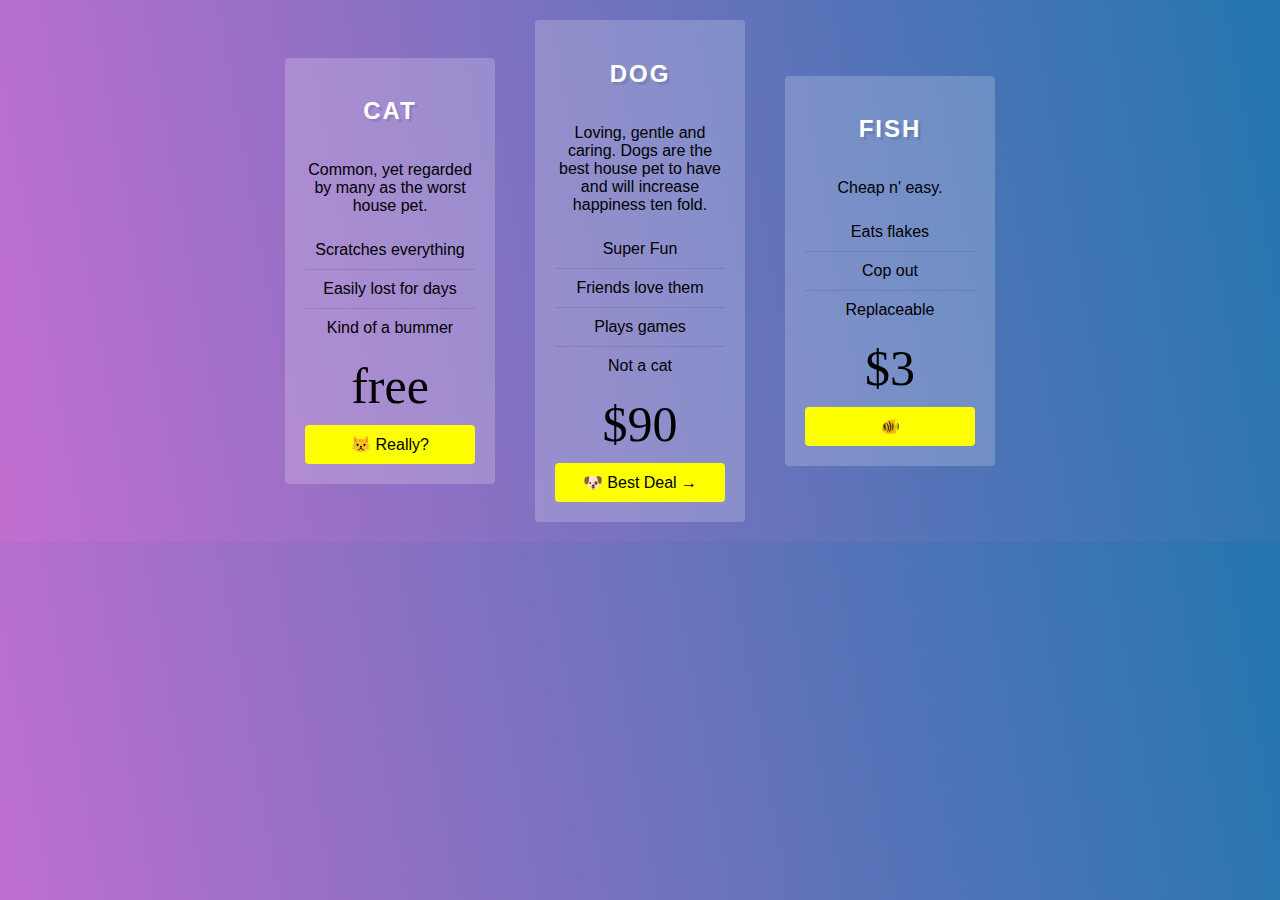
<file: 17-pricing-grid/index.html>
<!DOCTYPE html>
<html lang="en">
<head>
  <meta charset="UTF-8">
  <title>Pricing Grid</title>
  <link rel="stylesheet" href="https://maxcdn.bootstrapcdn.com/font-awesome/4.3.0/css/font-awesome.min.css">
  <link rel="stylesheet" href="style.css">
</head>
<body>

  <!-- Flex Container! -->
  <div class="pricing-grid">

    <div class="plan plan1">
      
      <h2>Cat</h2>
      <p>Common, yet regarded by many as the worst house pet.</p>
      <ul class="features">
        <li>Scratches everything</li>
        <li>Easily lost for days</li>
        <li>Kind of a bummer</li>
      </ul>

      <p class="price">free</p>

      <a href="#" class="cta">😾 Really?</a>
    </div>

    <div class="plan plan2">
      
      <h2>Dog</h2>
      <p>Loving, gentle and caring. Dogs are the best house pet to have and will increase happiness ten fold. </p>
      <ul class="features">
        <li>Super Fun</li>
        <li>Friends love them</li>
        <li>Plays games</li>
        <li>Not a cat</li>
      </ul>

      <p class="price">$90</p>

      <a href="#" class="cta">🐶 Best Deal →</a>
    </div>

    <div class="plan plan3">
      
      <h2>Fish</h2>
      <p>Cheap n' easy.</p>
      <ul class="features">
        <li>Eats flakes</li>
        <li>Cop out</li>
        <li>Replaceable</li>
      </ul>

      <p class="price">$3</p>

      <a href="#" class="cta">🐠</a>
    </div>

  </div>

</body>
</html>
</file>
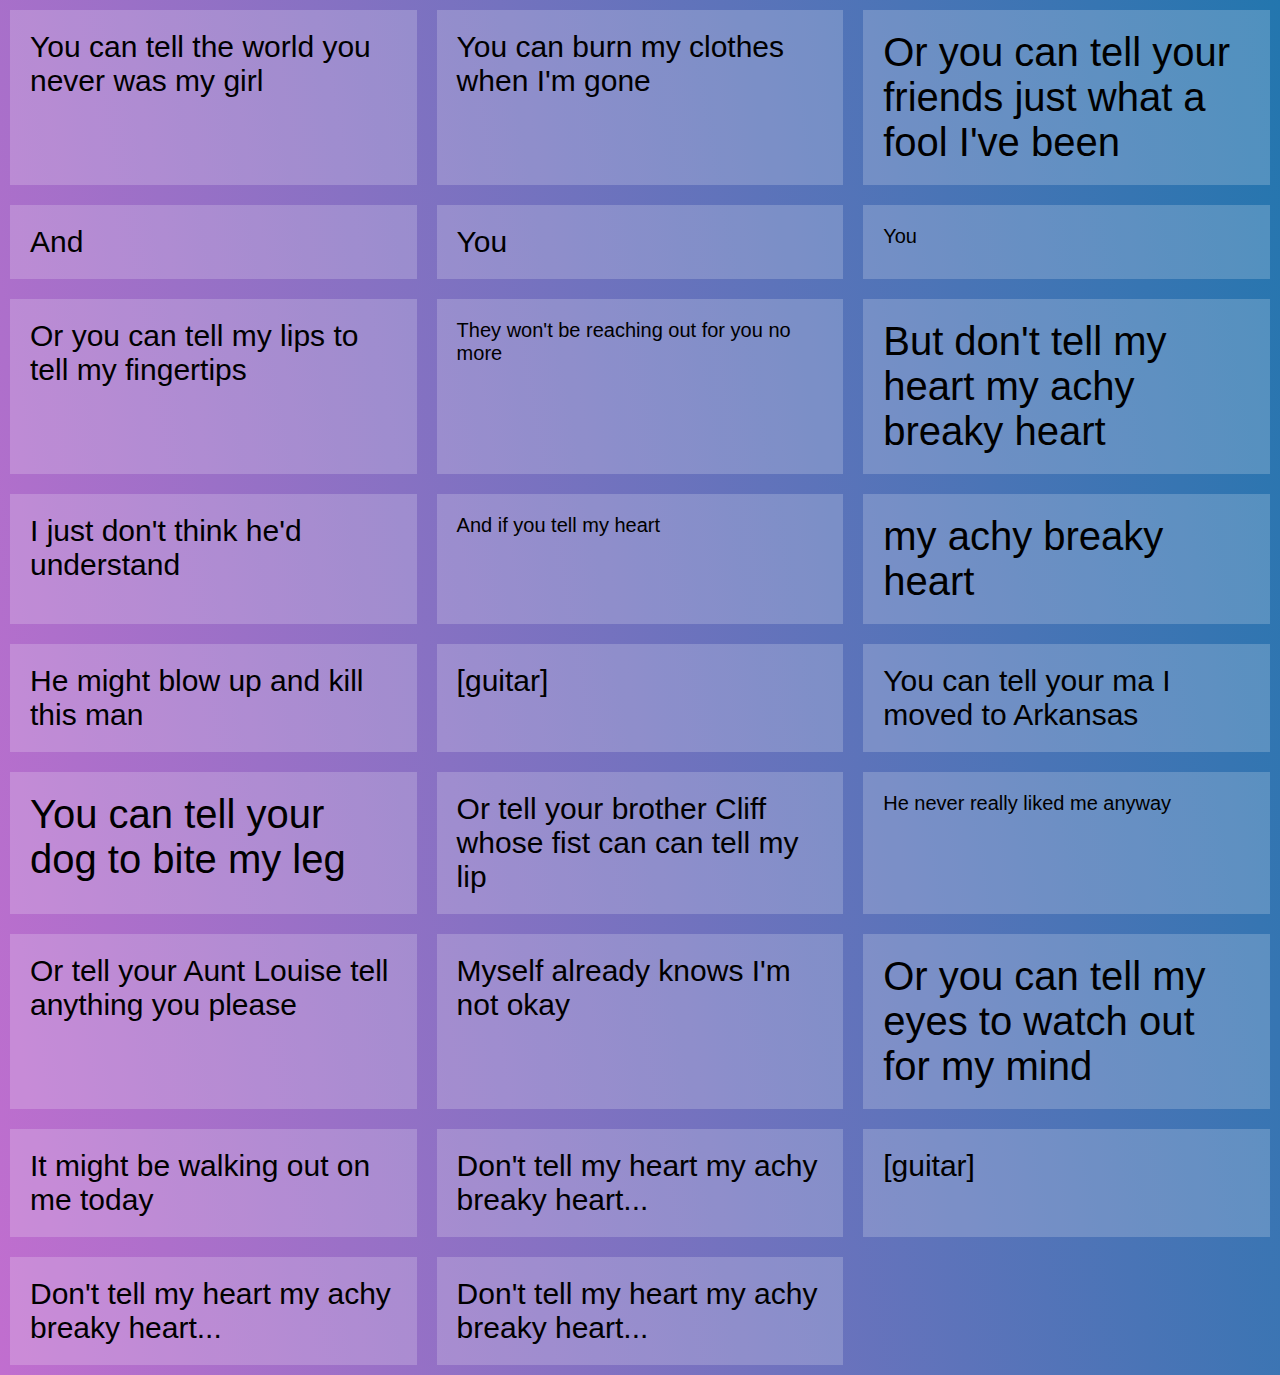
<file: 18-equal-height-col-and-leftovers/index.html>
<!DOCTYPE html>
<html lang="en">
<head>
  <meta charset="UTF-8">
  <title>FlexBox Nav</title>
  <link rel="stylesheet" href="https://maxcdn.bootstrapcdn.com/font-awesome/4.3.0/css/font-awesome.min.css">
  <link rel="stylesheet" href="style.css">
</head>
<body>

  <div class="elements">

    <div class="item">You can tell the world you never was my girl</div>
    <div class="item">You can burn my clothes when I'm gone</div>
    <div class="item large">Or you can tell your friends just what a fool I've been</div>
    <div class="item">And </div>

    <div class="item">You </div>
    <div class="item small">You </div>
    <div class="item">Or you can tell my lips to tell my fingertips</div>
    <div class="item small">They won't be reaching out for you no more</div>

    <div class="item large">But don't tell my heart my achy breaky heart</div>
    <div class="item">I just don't think he'd understand</div>
    <div class="item small">And if you tell my heart</div>
    <div class="item large">my achy breaky heart</div>
    <div class="item">He might blow up and kill this man</div>

    <div class="item">[guitar]</div>

    <div class="item">You can tell your ma I moved to Arkansas</div>
    <div class="item large">You can tell your dog to bite my leg</div>
    <div class="item">Or tell your brother Cliff whose fist can can tell my lip</div>
    <div class="item small">He never really liked me anyway</div>

    <div class="item">Or tell your Aunt Louise tell anything you please</div>
    <div class="item">Myself already knows I'm not okay</div>
    <div class="item large">Or you can tell my eyes to watch out for my mind</div>
    <div class="item">It might be walking out on me today</div>

    <div class="item">Don't tell my heart my achy breaky heart...</div>

    <div class="item">[guitar]</div>

    <div class="item">Don't tell my heart my achy breaky heart...</div>
    <div class="item">Don't tell my heart my achy breaky heart...</div>

  </div>

</body>
</html>
</file>
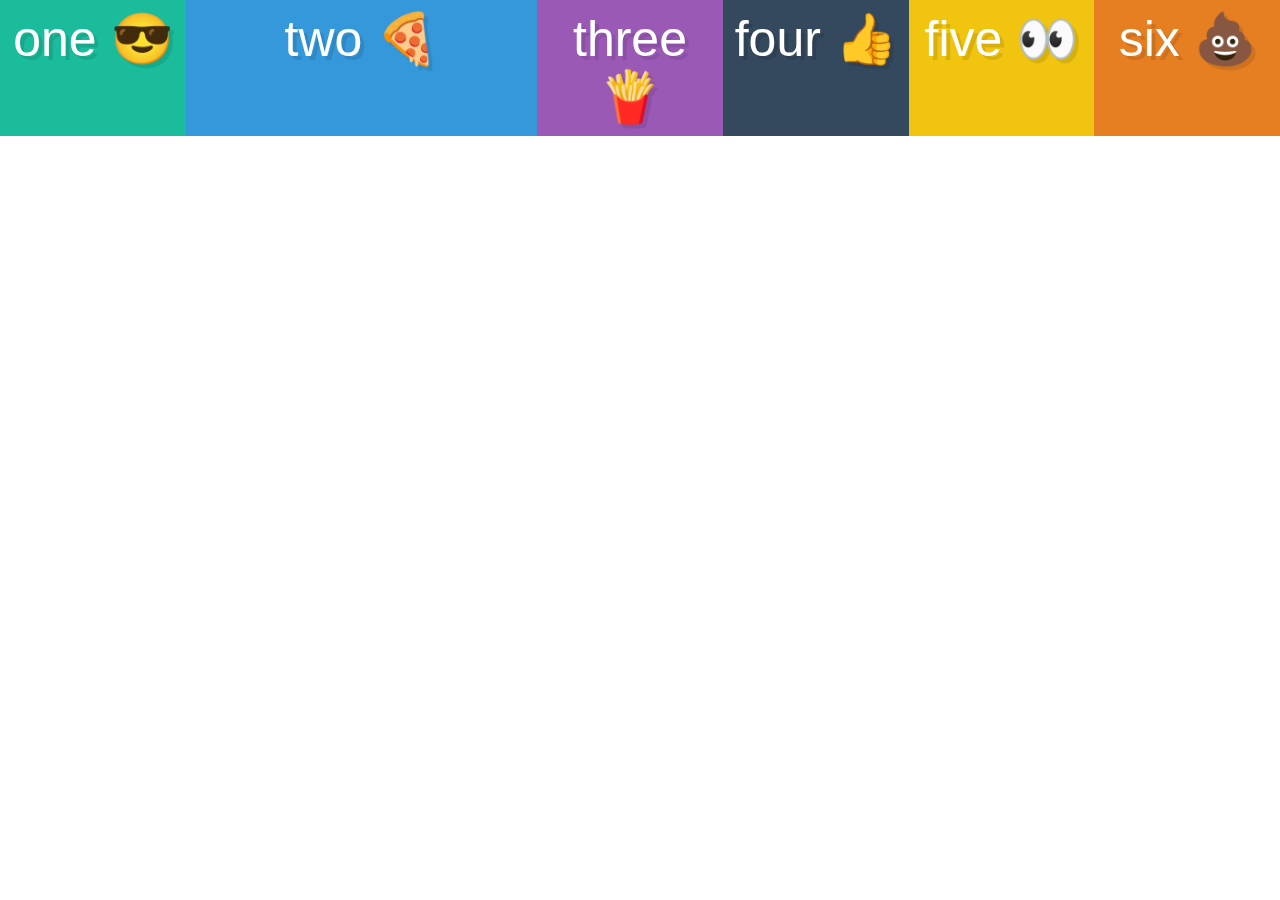
<file: 10-flex-sizing/flex.html>
<!doctype html>
<html lang="en">
<head>
  <meta charset="UTF-8">
  <title>FlexBox Tutorial</title>
  <link rel="stylesheet" href="style.css">
</head>
<body>

  <div class="container">
    <div class="box box1">one 😎</div>
    <div class="box box2">two 🍕</div>
    <div class="box box3">three 🍟</div>
    <div class="box box4">four 👍</div>
    <div class="box box5">five 👀</div>
    <div class="box box6">six 💩</div>
  </div>

</body>
</html>
</file>
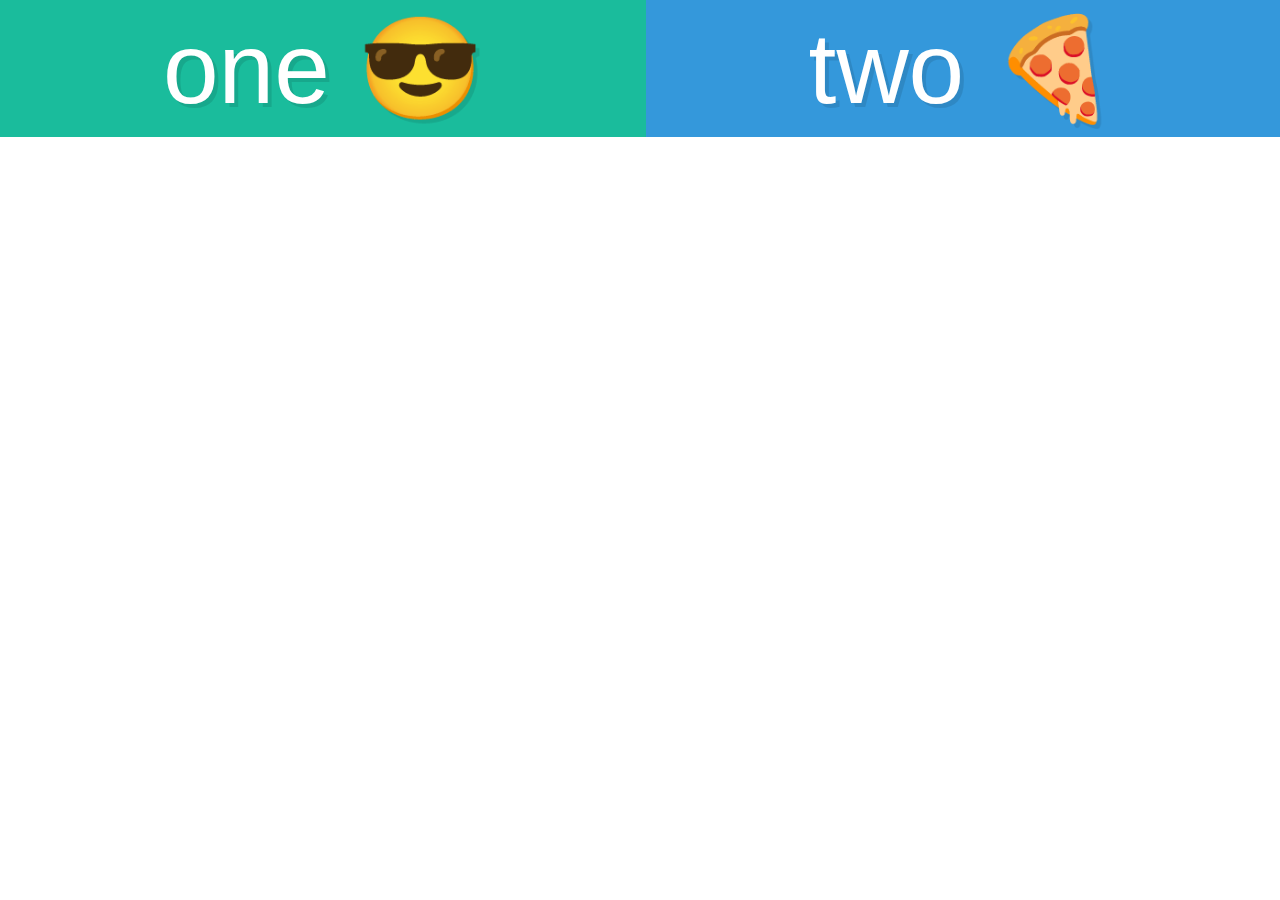
<file: 11-flex-grow-shrink-basis/flex.html>
<!doctype html>
<html lang="en">
<head>
  <meta charset="UTF-8">
  <title>FlexBox Tutorial</title>
  <link rel="stylesheet" href="style.css">
</head>
<body>

  <div class="container">
    <div class="box box1">one 😎</div>
    <div class="box box2">two 🍕</div>
  </div>

</body>
</html>
</file>
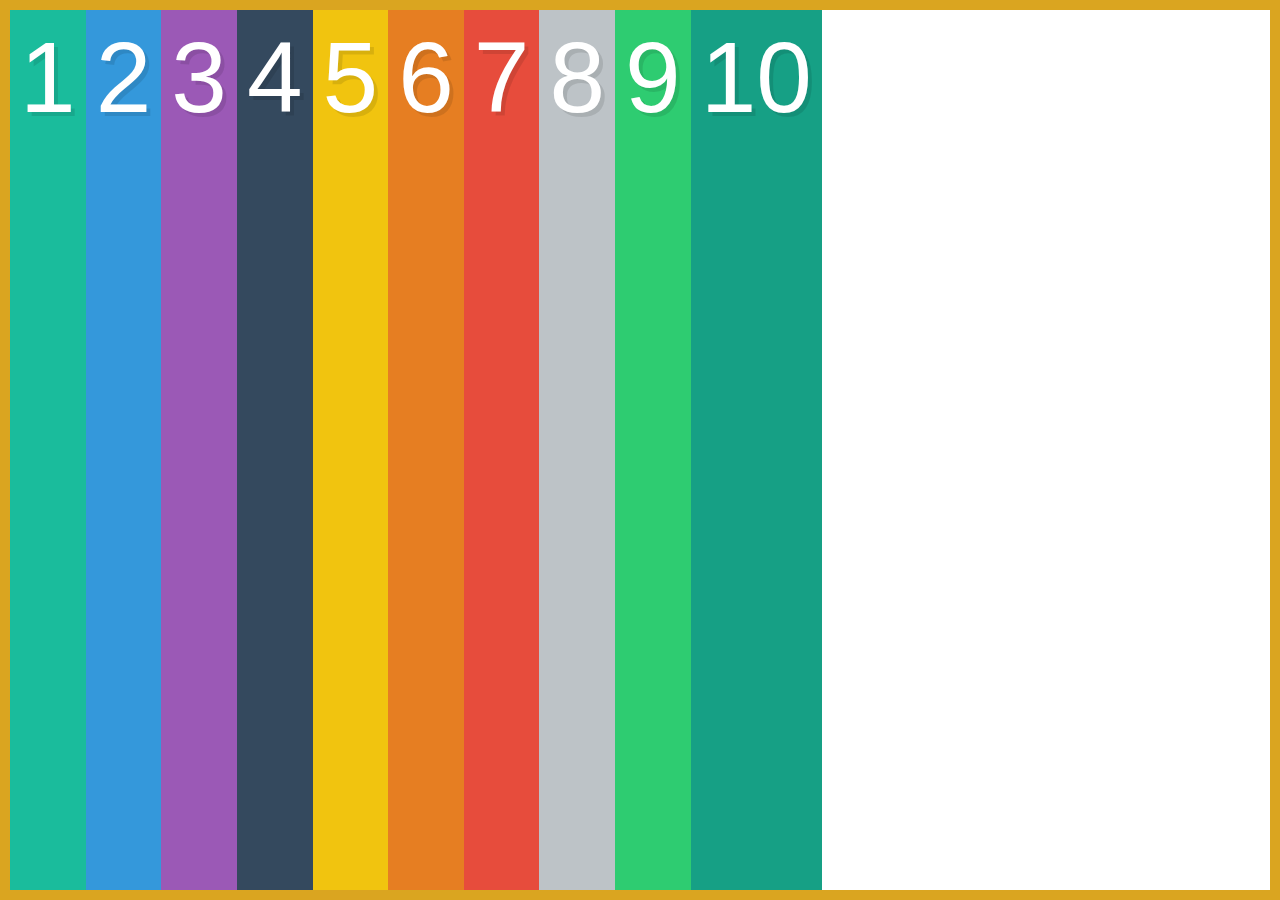
<file: 2-intro/flex.html>
<!doctype html>
<html lang="en">
<head>
  <meta charset="UTF-8">
  <title>FlexBox Tutorial</title>
  <link rel="stylesheet" href="style.css">
</head>
<body>

  <div class="container">
    <div class="box box1">1</div>
    <div class="box box2">2</div>
    <div class="box box3">3</div>
    <div class="box box4">4</div>
    <div class="box box5">5</div>
    <div class="box box6">6</div>
    <div class="box box7">7</div>
    <div class="box box8">8</div>
    <div class="box box9">9</div>
    <div class="box box10">10</div>
  </div>

</body>
</html>
</file>
<file: 17-pricing-grid/style.css>
/* Some CSS Setup - nothing to do with flexbox */
html {
  box-sizing: border-box;
}

*, *:before, *:after {
  box-sizing: inherit;
}

body {
  font-family: sans-serif;
  margin: 0;
  background-image: linear-gradient(260deg, #2376ae 0%, #c16ecf 100%);
}

a {
  color:white;
}

.plan ul {
  margin: 0;
  padding: 0;
  list-style: none;
}

.plan ul li {
  border-bottom: 1px solid rgba(0,0,0,0.1);
  padding:10px;
}

.plan ul li:last-child {
  border-bottom: 0;
}

.plan a {
  text-decoration: none;
  background:#FEFF00;
  padding:10px;
  color:black;
  border-radius:4px;
}


.plan h2 {
  text-transform: uppercase;
  color:white;
  letter-spacing: 2px;
  text-shadow:3px 3px 0 rgba(0,0,0,0.1);
}

.price {
  font-size: 50px;
  font-family: serif;
  margin: 10px 0;
}

/* flex container */
.pricing-grid {
  max-width:750px;
  margin: 0 auto;
  display: flex;
  align-items: center; /* default is stretch - all have equal height */
}

/* flex item */
.plan {
  background: rgba(255,255,255,0.2);
  margin: 20px;
  padding: 20px;
  border-radius: 4px;
  text-align: center;

  flex: 1;
  display: flex;
  flex-wrap: wrap;
}

.plan > * {
  flex: 1 1 100%;
}

/* put buttons to the bottom */
.plan .cta {
  align-self: flex-end;
}
</file>
<file: 18-equal-height-col-and-leftovers/style.css>
/* Some CSS Setup - nothing to do with flexbox */
html {
  box-sizing: border-box;
}

*, *:before, *:after {
  box-sizing: inherit;
}

body {
  font-family: sans-serif;
  margin: 0;
  background-image: linear-gradient(260deg, #2376ae 0%, #c16ecf 100%);
}

a {
  color:white;
}

.item.large {
  font-size: 40px;
}

.item.small {
  font-size: 20px;
}

.item {
  background:rgba(255,255,255,0.2);
  margin:10px;
  padding:20px;
  font-size: 30px;
}

/* Flexbox Starts Here: */

/* flex container */
.elements {
  display: flex;
  flex-wrap: wrap;
  justify-content: flex-start;
}


/* flex items */
.item {
  flex: 0 1 calc(33.33% - 20px); /* if the flex grow was 1, two last items would take the whole width and shared between them */
}
</file>
<file: 10-flex-sizing/style.css>
/* CSS Normalize */
article,aside,details,figcaption,figure,footer,header,hgroup,nav,section,summary{display:block;}audio,canvas,video{display:inline-block;}audio:not([controls]){display:none;height:0;}[hidden]{display:none;}html{font-family:sans-serif;-webkit-text-size-adjust:100%;-ms-text-size-adjust:100%;}a:focus{outline:thin dotted;}a:active,a:hover{outline:0;}h1{font-size:2em;}abbr[title]{border-bottom:1px dotted;}b,strong{font-weight:700;}dfn{font-style:italic;}mark{background:#ff0;color:#000;}code,kbd,pre,samp{font-family:monospace, serif;font-size:1em;}pre{white-space:pre-wrap;word-wrap:break-word;}q{quotes:\201C \201D \2018 \2019;}small{font-size:80%;}sub,sup{font-size:75%;line-height:0;position:relative;vertical-align:baseline;}sup{top:-.5em;}sub{bottom:-.25em;}img{border:0;}svg:not(:root){overflow:hidden;}fieldset{border:1px solid silver;margin:0 2px;padding:.35em .625em .75em;}button,input,select,textarea{font-family:inherit;font-size:100%;margin:0;}button,input{line-height:normal;}button,html input[type=button],/* 1 */
input[type=reset],input[type=submit]{-webkit-appearance:button;cursor:pointer;}button[disabled],input[disabled]{cursor:default;}input[type=checkbox],input[type=radio]{box-sizing:border-box;padding:0;}input[type=search]{-webkit-appearance:textfield;-moz-box-sizing:content-box;-webkit-box-sizing:content-box;box-sizing:content-box;}input[type=search]::-webkit-search-cancel-button,input[type=search]::-webkit-search-decoration{-webkit-appearance:none;}textarea{overflow:auto;vertical-align:top;}table{border-collapse:collapse;border-spacing:0;}body,figure{margin:0;}legend,button::-moz-focus-inner,input::-moz-focus-inner{border:0;padding:0;}

/* Box-sizing border-box */
* { -moz-box-sizing: border-box; -webkit-box-sizing: border-box; box-sizing: border-box; }


/* Some default styles to make each box visible */
.box {
  color:white;
  font-size: 50px;
  text-align: center;
  text-shadow:4px 4px 0 rgba(0,0,0,0.1);
  padding:10px;
}

/* Colours for each box */
.box1 { background:#1abc9c;}
.box2 { background:#3498db;}
.box3 { background:#9b59b6;}
.box4 { background:#34495e;}
.box5 { background:#f1c40f;}
.box6 { background:#e67e22;}
.box7 { background:#e74c3c;}
.box8 { background:#bdc3c7;}
.box9 { background:#2ecc71;}
.box10 { background:#16a085;}


/* We start writing out flexbox here. The above is just page setup */
.container {
  display:flex;
}

.box {
  flex: 1;
  /* flex:1; => taking up exact amount of space (if smalles than the content) */
}

.box2 {
  flex:2;
}
</file>
<file: 11-flex-grow-shrink-basis/style.css>
/* CSS Normalize */
article,aside,details,figcaption,figure,footer,header,hgroup,nav,section,summary{display:block;}audio,canvas,video{display:inline-block;}audio:not([controls]){display:none;height:0;}[hidden]{display:none;}html{font-family:sans-serif;-webkit-text-size-adjust:100%;-ms-text-size-adjust:100%;}a:focus{outline:thin dotted;}a:active,a:hover{outline:0;}h1{font-size:2em;}abbr[title]{border-bottom:1px dotted;}b,strong{font-weight:700;}dfn{font-style:italic;}mark{background:#ff0;color:#000;}code,kbd,pre,samp{font-family:monospace, serif;font-size:1em;}pre{white-space:pre-wrap;word-wrap:break-word;}q{quotes:\201C \201D \2018 \2019;}small{font-size:80%;}sub,sup{font-size:75%;line-height:0;position:relative;vertical-align:baseline;}sup{top:-.5em;}sub{bottom:-.25em;}img{border:0;}svg:not(:root){overflow:hidden;}fieldset{border:1px solid silver;margin:0 2px;padding:.35em .625em .75em;}button,input,select,textarea{font-family:inherit;font-size:100%;margin:0;}button,input{line-height:normal;}button,html input[type=button],/* 1 */
input[type=reset],input[type=submit]{-webkit-appearance:button;cursor:pointer;}button[disabled],input[disabled]{cursor:default;}input[type=checkbox],input[type=radio]{box-sizing:border-box;padding:0;}input[type=search]{-webkit-appearance:textfield;-moz-box-sizing:content-box;-webkit-box-sizing:content-box;box-sizing:content-box;}input[type=search]::-webkit-search-cancel-button,input[type=search]::-webkit-search-decoration{-webkit-appearance:none;}textarea{overflow:auto;vertical-align:top;}table{border-collapse:collapse;border-spacing:0;}body,figure{margin:0;}legend,button::-moz-focus-inner,input::-moz-focus-inner{border:0;padding:0;}

/* Box-sizing border-box */
* { -moz-box-sizing: border-box; -webkit-box-sizing: border-box; box-sizing: border-box; }


/* Some default styles to make each box visible */
.box {
  color:white;
  font-size: 100px;
  text-align: center;
  text-shadow:4px 4px 0 rgba(0,0,0,0.1);
  padding:10px;
}

/* Colours for each box */
.box1 { background:#1abc9c;}
.box2 { background:#3498db;}
.box3 { background:#9b59b6;}
.box4 { background:#34495e;}
.box5 { background:#f1c40f;}
.box6 { background:#e67e22;}
.box7 { background:#e74c3c;}
.box8 { background:#bdc3c7;}
.box9 { background:#2ecc71;}
.box10 { background:#16a085;}

/* We start writing out flexbox here. The above is just page setup */
.container {
  display:flex;
}

.box {
  flex-grow: 1;
  flex-shrink: 1;
}

/*
flex-grow - when there is an extra space - how should it be divided 
flex: 1 <= shortcut for the following two lines:

flex-grow: 1;
flex-shrink: 1;
*/

/*
default flex-grow: 0;
*/

/*
default flex-shrink: 1;
*/

/*
EXAMPLE: if the width of the screen is larger than 800px - box2 will be 400 in width and box1 with take the rest (400px + extra space left)
if the width of the screen is less than 800px, the flex items will have equal width

.box1 {
  flex-basis: 400px;
  flex-grow: 1;
}

.box2 {
  flex-basis: 400px; 
}

*/

/*
EXAMPLE2: 

.box1 {
  flex-basis: 400px;
  flex-grow: 10;
  flex-shrink ; 10; / how much of myself give up in proportion to the other one (having default shrink value - 1
}

.box2 {
  flex-basis: 400px; 
  flex-grow: 1;
}

*/

/*
SHORTHAND:

.box1 {
  flex-basis: 400px;
  flex-grow: 10;
  flex-shrink ; 10;
}

^^ the same as:

.box1 {
  flex: 10 10 400px;
}
*/
</file>
<file: 2-intro/style.css>
/* CSS Normalize */
article,aside,details,figcaption,figure,footer,header,hgroup,nav,section,summary{display:block;}audio,canvas,video{display:inline-block;}audio:not([controls]){display:none;height:0;}[hidden]{display:none;}html{font-family:sans-serif;-webkit-text-size-adjust:100%;-ms-text-size-adjust:100%;}a:focus{outline:thin dotted;}a:active,a:hover{outline:0;}h1{font-size:2em;}abbr[title]{border-bottom:1px dotted;}b,strong{font-weight:700;}dfn{font-style:italic;}mark{background:#ff0;color:#000;}code,kbd,pre,samp{font-family:monospace, serif;font-size:1em;}pre{white-space:pre-wrap;word-wrap:break-word;}q{quotes:\201C \201D \2018 \2019;}small{font-size:80%;}sub,sup{font-size:75%;line-height:0;position:relative;vertical-align:baseline;}sup{top:-.5em;}sub{bottom:-.25em;}img{border:0;}svg:not(:root){overflow:hidden;}fieldset{border:1px solid silver;margin:0 2px;padding:.35em .625em .75em;}button,input,select,textarea{font-family:inherit;font-size:100%;margin:0;}button,input{line-height:normal;}button,html input[type=button],/* 1 */
input[type=reset],input[type=submit]{-webkit-appearance:button;cursor:pointer;}button[disabled],input[disabled]{cursor:default;}input[type=checkbox],input[type=radio]{box-sizing:border-box;padding:0;}input[type=search]{-webkit-appearance:textfield;-moz-box-sizing:content-box;-webkit-box-sizing:content-box;box-sizing:content-box;}input[type=search]::-webkit-search-cancel-button,input[type=search]::-webkit-search-decoration{-webkit-appearance:none;}textarea{overflow:auto;vertical-align:top;}table{border-collapse:collapse;border-spacing:0;}body,figure{margin:0;}legend,button::-moz-focus-inner,input::-moz-focus-inner{border:0;padding:0;}

/* Box-sizing border-box */
* { -moz-box-sizing: border-box; -webkit-box-sizing: border-box; box-sizing: border-box; }


/* Some default styles to make each box visible */
.box {
  color:white;
  font-size: 100px;
  text-align: center;
  text-shadow:4px 4px 0 rgba(0,0,0,0.1);
  padding:10px;
}

/* Colours for each box */
.box1 { background:#1abc9c;}
.box2 { background:#3498db;}
.box3 { background:#9b59b6;}
.box4 { background:#34495e;}
.box5 { background:#f1c40f;}
.box6 { background:#e67e22;}
.box7 { background:#e74c3c;}
.box8 { background:#bdc3c7;}
.box9 { background:#2ecc71;}
.box10 { background:#16a085;}

/* by default immediate flex's children are flex items*/
.container {
  display:flex; /* whole width*/
  /* display: inline-flex; wrap around the content - e.g. fit width */
  border:10px solid goldenrod;
  height:100vh; /*viewport height - kind of height 100%*/
}
</file>
